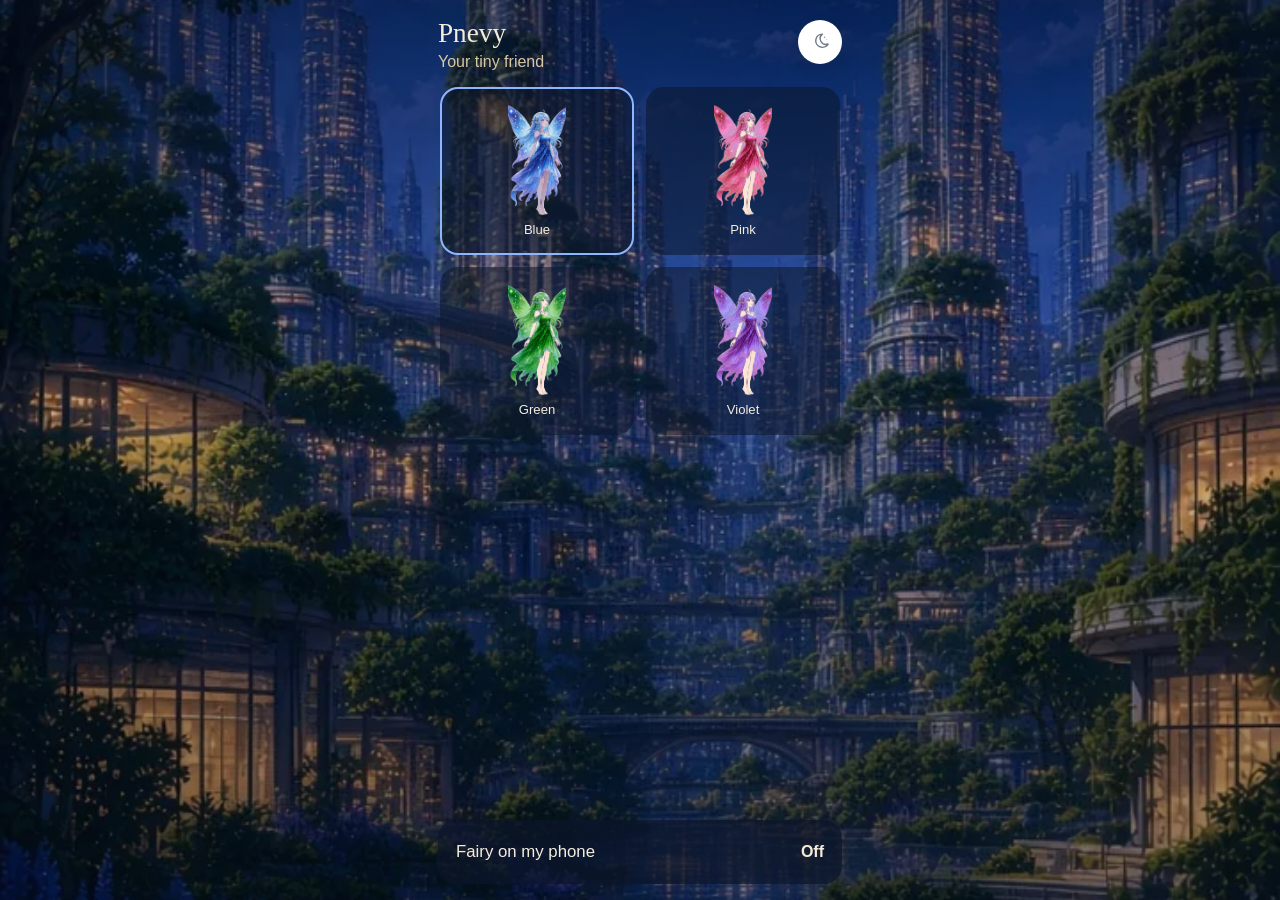
<file: web/index.html>
<!DOCTYPE html>
<html lang="en" class="gate-page look-dark">
<head>
  <meta charset="UTF-8">
  <meta name="viewport" content="width=device-width, initial-scale=1, viewport-fit=cover">
  <meta name="theme-color" content="#0c1830">
  <title>Pnevy</title>
  <link rel="icon" href="icon.svg" type="image/svg+xml">
  <link rel="stylesheet" href="styles.css">
  <script>
    (function () {
      var look = "dark";
      try {
        if (localStorage.getItem("pocketling.look") === "light") look = "light";
      } catch (e) {}
      document.documentElement.classList.remove("look-dark", "look-light");
      document.documentElement.classList.add(look === "light" ? "look-light" : "look-dark");
      var theme = document.querySelector('meta[name="theme-color"]');
      if (theme) theme.setAttribute("content", look === "light" ? "#8ec8ef" : "#0c1830");
      if (window.PocketlingAndroid) document.documentElement.classList.add("on-device");
    })();
  </script>
</head>
<body>
  <main class="gate">
    <header class="gate-title">
      <div>
        <h1>Pnevy</h1>
        <p>Your tiny friend</p>
      </div>
      <button type="button" class="look-switch" id="look-toggle" aria-pressed="true" aria-label="Dark mode">
        <svg class="look-sun" viewBox="0 0 24 24" aria-hidden="true">
          <circle cx="12" cy="12" r="3.4" fill="none" stroke="currentColor" stroke-width="1.7"/>
          <path d="M12 3.2v2.1M12 18.7v2.1M3.2 12h2.1M18.7 12h2.1M5.6 5.6l1.5 1.5M16.9 16.9l1.5 1.5M18.4 5.6l-1.5 1.5M7.1 16.9l-1.5 1.5" fill="none" stroke="currentColor" stroke-width="1.7" stroke-linecap="round"/>
        </svg>
        <svg class="look-moon" viewBox="0 0 24 24" aria-hidden="true">
          <path d="M14.6 3.4a7.2 7.2 0 1 0 6.2 10.8A6.3 6.3 0 0 1 14.6 3.4z" fill="none" stroke="currentColor" stroke-width="1.6" stroke-linejoin="round"/>
          <path d="M17.1 5.5l.35.95.95.28-.95.35-.35.95-.35-.95-.95-.35.95-.28zM19.4 8.7l.22.55.55.16-.55.22-.22.55-.16-.55-.55-.22.55-.16z" fill="currentColor"/>
        </svg>
      </button>
    </header>
    <div class="stage-fairy" id="fairy-stage" hidden>
      <canvas id="preview-fairy"></canvas>
    </div>
    <div class="picker" id="picker" aria-label="Choose a fairy"></div>
    <button type="button" class="power" id="power" aria-pressed="false">
      <span>Fairy on my phone</span>
      <b id="power-state">Off</b>
    </button>
  </main>
  <div class="permit" id="sheet" hidden>
    <div>
      <p>The fairy flies over your screen. It never blocks your touches and never uses the internet.</p>
      <button type="button" class="power on" id="sheet-go">Continue</button>
    </div>
  </div>
  <script src="fairyMotion.js"></script>
  <script src="home.js"></script>
</body>
</html>
</file>
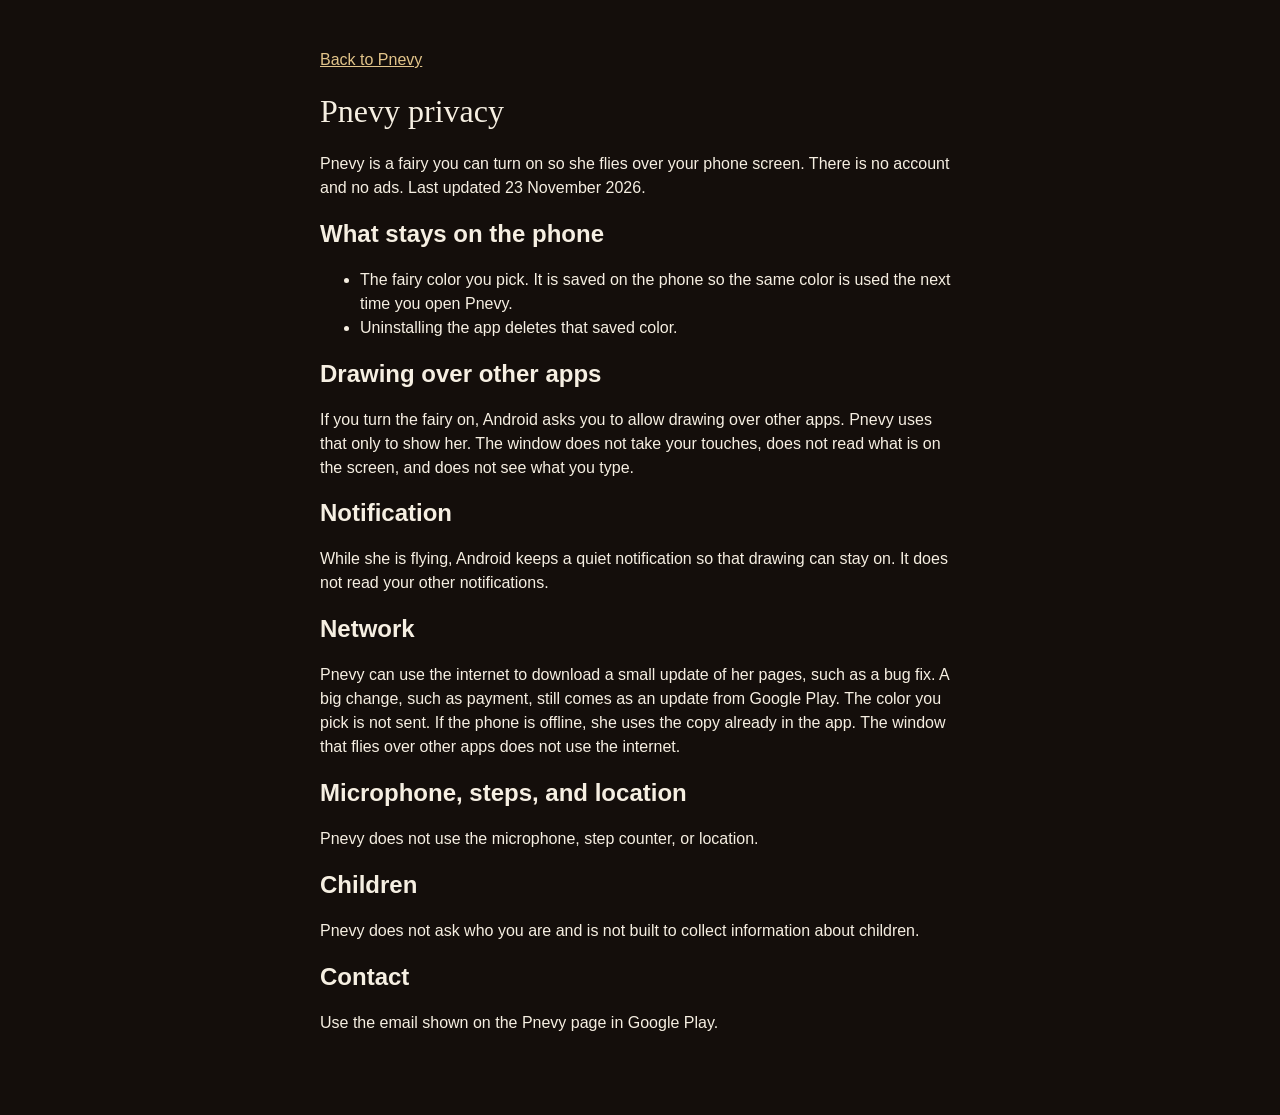
<file: web/privacy.html>
<!DOCTYPE html>
<html lang="en">
<head>
  <meta charset="UTF-8">
  <meta name="viewport" content="width=device-width, initial-scale=1">
  <title>Pnevy privacy</title>
  <style>
    body { margin: 0; background: #140e0b; color: #f6efe2; font-family: "Segoe UI", sans-serif; }
    main { max-width: 640px; margin: 0 auto; padding: 32px 20px 64px; }
    a { color: #e2c48a; }
    h1 { font-family: Georgia, serif; font-weight: 500; }
    p, li { line-height: 1.5; }
  </style>
</head>
<body>
  <main>
    <p><a href="index.html">Back to Pnevy</a></p>
    <h1>Pnevy privacy</h1>
    <p>Pnevy is a fairy you can turn on so she flies over your phone screen. There is no account and no ads. Last updated 23 November 2026.</p>
    <h2>What stays on the phone</h2>
    <ul>
      <li>The fairy color you pick. It is saved on the phone so the same color is used the next time you open Pnevy.</li>
      <li>Uninstalling the app deletes that saved color.</li>
    </ul>
    <h2>Drawing over other apps</h2>
    <p>If you turn the fairy on, Android asks you to allow drawing over other apps. Pnevy uses that only to show her. The window does not take your touches, does not read what is on the screen, and does not see what you type.</p>
    <h2>Notification</h2>
    <p>While she is flying, Android keeps a quiet notification so that drawing can stay on. It does not read your other notifications.</p>
    <h2>Network</h2>
    <p>Pnevy can use the internet to download a small update of her pages, such as a bug fix. A big change, such as payment, still comes as an update from Google Play. The color you pick is not sent. If the phone is offline, she uses the copy already in the app. The window that flies over other apps does not use the internet.</p>
    <h2>Microphone, steps, and location</h2>
    <p>Pnevy does not use the microphone, step counter, or location.</p>
    <h2>Children</h2>
    <p>Pnevy does not ask who you are and is not built to collect information about children.</p>
    <h2>Contact</h2>
    <p>Use the email shown on the Pnevy page in Google Play.</p>
  </main>
</body>
</html>
</file>
<file: web/styles.css>
:root {
  --lining: #241910;
  --stitch: rgba(212, 176, 122, 0.62);
  --paper: #f4ecdc;
  --ink: #2a2118;
  --muted: #cbb89a;
  --gold: #e7c27a;
  color-scheme: dark;
}

* { box-sizing: border-box; }

html, body { margin: 0; min-height: 100%; }

body {
  font-family: "Segoe UI", "Helvetica Neue", sans-serif;
  color: var(--ink);
  background:
    radial-gradient(900px 420px at 12% -10%, rgba(255, 248, 235, 0.55), transparent 55%),
    linear-gradient(165deg, #e6d3b4 0%, #c9aa84 42%, #a67c52 100%);
}

button, input { font: inherit; color: inherit; }
button { cursor: pointer; }
button:disabled { cursor: not-allowed; }

button:focus-visible, input:focus-visible {
  outline: 2px solid var(--gold);
  outline-offset: 2px;
}

html.gate-page, html.gate-page body {
  height: 100%;
  overflow: hidden;
  color: #f4ecdc;
  color-scheme: dark;
  background-color: #0c1830;
  background-image:
    linear-gradient(180deg, rgba(6, 12, 28, 0.46) 0%, rgba(6, 14, 32, 0.08) 34%, rgba(6, 12, 24, 0.42) 100%),
    url("art/bg-night.webp");
  background-position: center center;
  background-size: cover;
  background-repeat: no-repeat;
}

html.gate-page.look-light,
html.gate-page.look-light body {
  color: #1b2836;
  color-scheme: light;
  background-color: #8ec8ef;
  background-image:
    linear-gradient(180deg, rgba(255, 255, 255, 0.28) 0%, rgba(255, 255, 255, 0.05) 30%, rgba(12, 36, 58, 0.16) 100%),
    url("art/bg-day.webp");
}

.gate {
  height: 100dvh;
  width: 100%;
  max-width: 440px;
  margin: 0 auto;
  display: flex;
  flex-direction: column;
  gap: 14px;
  box-sizing: border-box;
  padding: calc(18px + env(safe-area-inset-top)) 18px calc(16px + env(safe-area-inset-bottom));
}

.gate-title {
  display: flex;
  align-items: flex-start;
  justify-content: space-between;
  gap: 12px;
}

.gate-title h1 {
  margin: 0;
  font-family: Georgia, "Iowan Old Style", serif;
  font-size: 1.7rem;
  font-weight: 500;
}

.gate-title p { margin: 4px 0 0; color: #d7c7a4; }

.look-switch {
  flex: 0 0 auto;
  width: 44px;
  height: 44px;
  margin-top: 2px;
  border: 0;
  border-radius: 50%;
  padding: 0;
  background: #fff;
  color: #8e98a3;
  display: grid;
  place-items: center;
  box-shadow: 0 6px 14px rgba(24, 36, 58, 0.18);
}

.look-switch svg { width: 22px; height: 22px; display: block; }
.look-switch .look-moon { display: none; }

html.look-dark .look-switch { background: #fff; color: #6f7a86; }
html.look-dark .look-switch .look-sun { display: none; }
html.look-dark .look-switch .look-moon { display: block; }

.stage-fairy {
  position: relative;
  flex: 0 0 auto;
  height: 0;
}

.stage-fairy:not([hidden]) {
  height: 28vh;
  min-height: 140px;
}

.stage-fairy[hidden] { display: none; }

.gate #preview-fairy {
  position: absolute;
  inset: 0;
  width: 100%;
  height: 100%;
  background: transparent;
  pointer-events: none;
}

.picker {
  flex: 1;
  min-height: 0;
  display: grid;
  grid-template-columns: 1fr 1fr;
  grid-auto-rows: max-content;
  align-content: start;
  gap: 12px;
  overflow-x: hidden;
  overflow-y: auto;
  padding: 2px 2px 8px;
  scroll-snap-type: y proximity;
}

.picker button {
  scroll-snap-align: start;
  width: 100%;
  min-height: 168px;
  border: 2px solid transparent;
  border-radius: 18px;
  background: rgba(12, 22, 42, 0.55);
  color: #f4ecdc;
  display: flex;
  flex-direction: column;
  align-items: center;
  justify-content: center;
  gap: 6px;
  padding: 10px 8px 12px;
}

.picker button.on { border-color: #8eb6ff; }

.picker img {
  height: 112px;
  width: auto;
  pointer-events: none;
}

.picker span { font-size: 0.82rem; }

.power {
  flex: 0 0 auto;
  width: 100%;
  min-height: 64px;
  border: 0;
  border-radius: 18px;
  background: rgba(12, 22, 42, 0.72);
  color: #f4ecdc;
  display: flex;
  align-items: center;
  justify-content: space-between;
  padding: 0 18px;
  font-size: 1.05rem;
}

.power b { font-size: 1rem; }

.power.on { background: #2a6fdb; color: #fff; }

.permit {
  position: fixed;
  inset: 0;
  background: rgba(20, 14, 10, 0.45);
  display: grid;
  align-items: end;
  z-index: 5;
}

.permit[hidden] { display: none; }

.permit div {
  margin: 0;
  padding: 22px 18px calc(18px + env(safe-area-inset-bottom));
  background: #1a2740;
  color: #f4ecdc;
  border-radius: 22px 22px 0 0;
}

.permit p { margin: 0 0 16px; line-height: 1.4; font-size: 1.05rem; }

html.look-light .gate-title p { color: #31402c; }

html.look-light .picker button {
  background: rgba(255, 255, 255, 0.78);
  color: #1b2836;
}

html.look-light .picker button.on { border-color: #2a6fdb; }

html.look-light .power {
  background: rgba(255, 255, 255, 0.86);
  color: #1b2836;
}

html.look-light .power.on { background: #2a6fdb; color: #fff; }

html.look-light .permit div { background: #f7f3ea; color: #1b2836; }
</file>
